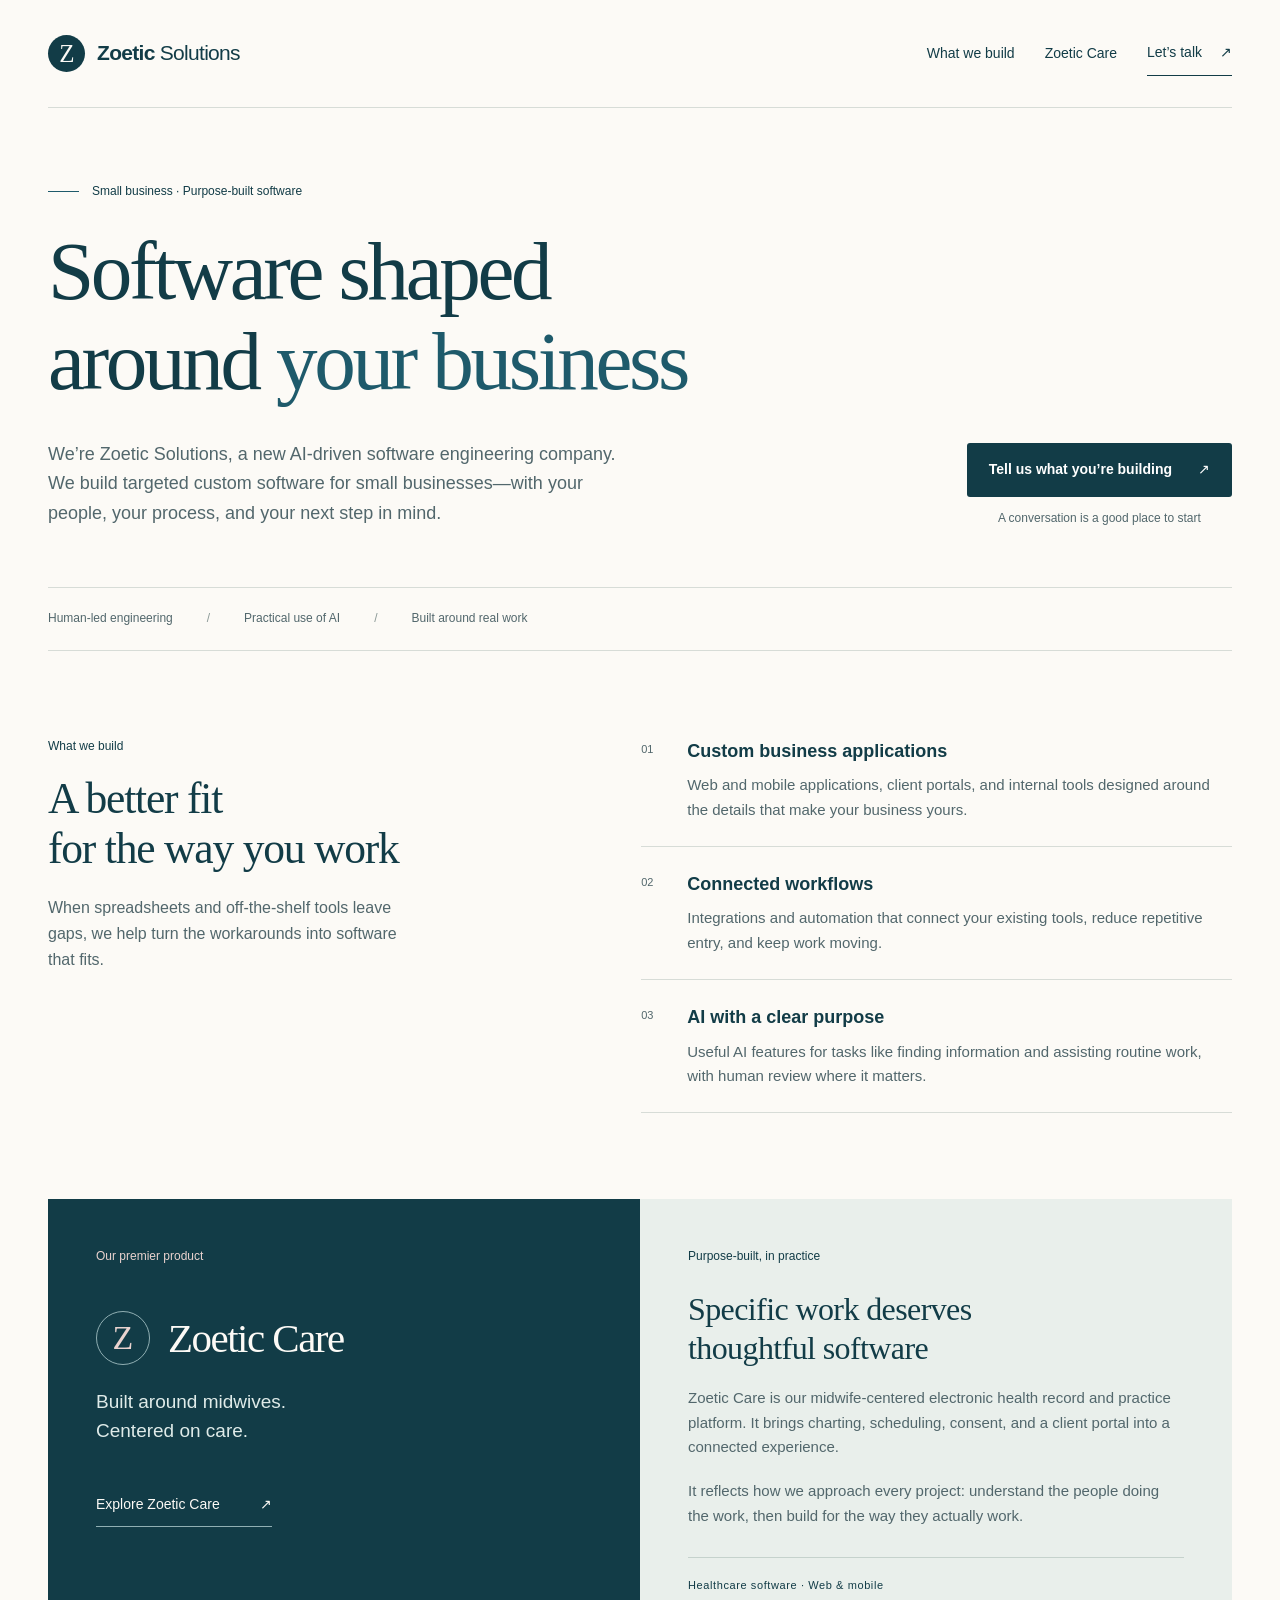
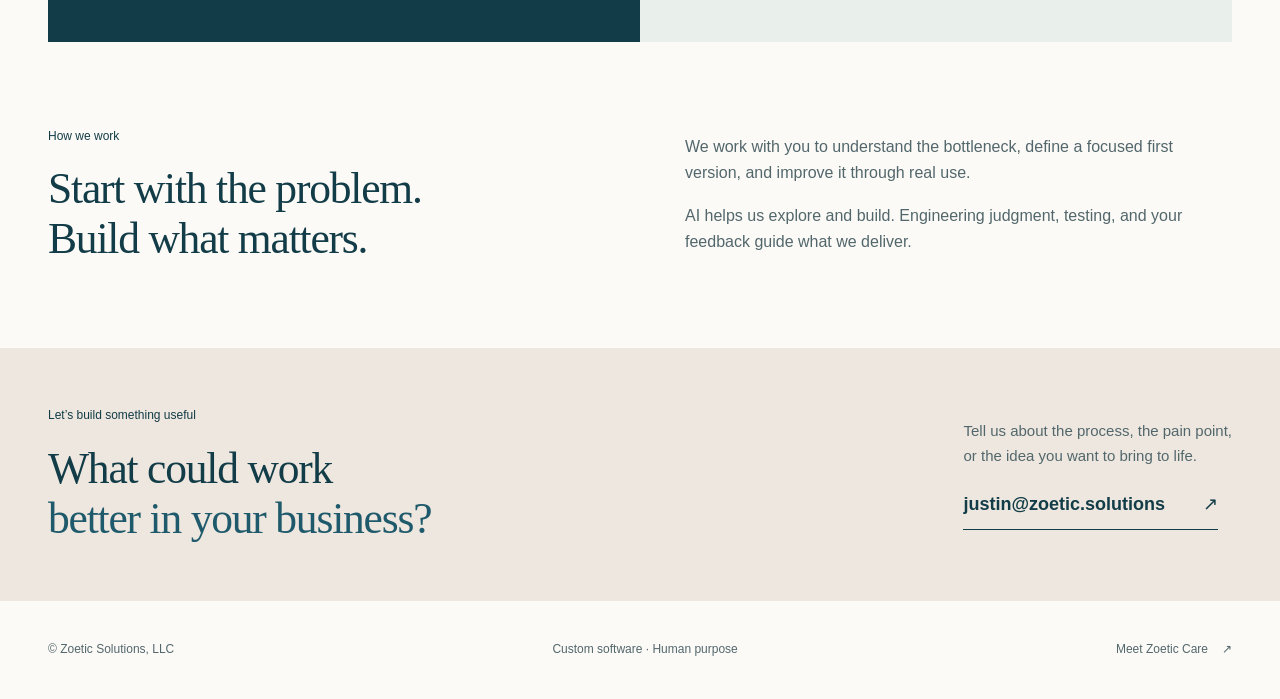
<file: index.html>
<!doctype html>
<html lang="en">
  <head>
    <meta charset="utf-8">
    <meta name="viewport" content="width=device-width, initial-scale=1">
    <meta name="theme-color" content="#123c47">
    <title>Zoetic Solutions | Custom software for small businesses</title>
    <meta name="description" content="Zoetic Solutions is an AI-driven software engineering company building targeted custom software for small businesses. Makers of Zoetic Care, our premier product.">
    <meta property="og:type" content="website">
    <meta property="og:title" content="Zoetic Solutions — Software shaped around your business">
    <meta property="og:description" content="AI-driven software engineering for small businesses. Purpose-built applications, workflow automation, and practical AI. Makers of Zoetic Care.">
    <meta property="og:url" content="https://zoetic.solutions/">
    <link rel="canonical" href="https://zoetic.solutions/">
    <link rel="icon" href="/favicon.svg" type="image/svg+xml">
    <link rel="stylesheet" href="/styles.css">
  </head>
  <body>
    <a class="skip-link" href="#main">Skip to content</a>
    <header class="site-header wrap">
      <a class="brand" href="/" aria-label="Zoetic Solutions home">
        <span class="brand-mark" aria-hidden="true">Z</span>
        <span>Zoetic <span class="brand-light">Solutions</span></span>
      </a>
      <nav aria-label="Main navigation">
        <a href="#services">What we build</a>
        <a href="#zoetic-care">Zoetic Care</a>
        <a class="nav-contact" href="#contact">Let’s talk <span aria-hidden="true">↗</span></a>
      </nav>
    </header>
    <main id="main">
      <section class="hero wrap" aria-labelledby="hero-title">
        <p class="eyebrow"><span class="small-rule" aria-hidden="true"></span> Small business · Purpose-built software</p>
        <h1 id="hero-title">Software shaped<br>around <em>your business</em></h1>
        <div class="hero-bottom">
          <p class="hero-copy">We’re Zoetic Solutions, a new AI-driven software engineering company. We build targeted custom software for small businesses—with your people, your process, and your next step in mind.</p>
          <div class="hero-action">
            <a class="button" href="mailto:justin@zoetic.solutions?subject=Project%20inquiry">Tell us what you’re building <span aria-hidden="true">↗</span></a>
            <span class="action-note">A conversation is a good place to start</span>
          </div>
        </div>
        <div class="principles" aria-label="Our approach">
          <span>Human-led engineering</span>
          <span>Practical use of AI</span>
          <span>Built around real work</span>
        </div>
      </section>

      <section class="services wrap" id="services" aria-labelledby="services-title">
        <div class="section-intro">
          <p class="eyebrow">What we build</p>
          <h2 id="services-title">A better fit<br> for the way you work</h2>
          <p>When spreadsheets and off-the-shelf tools leave gaps, we help turn the workarounds into software that fits.</p>
        </div>
        <div class="service-list">
          <article class="service">
            <span class="service-index" aria-hidden="true">01</span>
            <div><h3>Custom business applications</h3><p>Web and mobile applications, client portals, and internal tools designed around the details that make your business yours.</p></div>
          </article>
          <article class="service">
            <span class="service-index" aria-hidden="true">02</span>
            <div><h3>Connected workflows</h3><p>Integrations and automation that connect your existing tools, reduce repetitive entry, and keep work moving.</p></div>
          </article>
          <article class="service">
            <span class="service-index" aria-hidden="true">03</span>
            <div><h3>AI with a clear purpose</h3><p>Useful AI features for tasks like finding information and assisting routine work, with human review where it matters.</p></div>
          </article>
        </div>
      </section>

      <section class="product wrap" id="zoetic-care" aria-labelledby="product-title">
        <div class="product-identity">
          <p class="eyebrow">Our premier product</p>
          <div class="care-wordmark"><span class="care-mark" aria-hidden="true">Z</span><h2 id="product-title">Zoetic Care</h2></div>
          <p class="product-tagline">Built around midwives.<br>Centered on care.</p>
          <a class="product-link" href="https://zoetic.care/">Explore Zoetic Care <span aria-hidden="true">↗</span></a>
        </div>
        <div class="product-story">
          <p class="eyebrow">Purpose-built, in practice</p>
          <h3>Specific work deserves<br>thoughtful software</h3>
          <p>Zoetic Care is our midwife-centered electronic health record and practice platform. It brings charting, scheduling, consent, and a client portal into a connected experience.</p>
          <p>It reflects how we approach every project: understand the people doing the work, then build for the way they actually work.</p>
          <span class="product-category">Healthcare software · Web &amp; mobile</span>
        </div>
      </section>

      <section class="approach wrap" aria-labelledby="approach-title">
        <div><p class="eyebrow">How we work</p><h2 id="approach-title">Start with the problem.<br>Build what matters.</h2></div>
        <div class="approach-copy"><p>We work with you to understand the bottleneck, define a focused first version, and improve it through real use.</p><p>AI helps us explore and build. Engineering judgment, testing, and your feedback guide what we deliver.</p></div>
      </section>

      <section class="contact" id="contact" aria-labelledby="contact-title">
        <div class="wrap contact-inner">
          <div><p class="eyebrow">Let’s build something useful</p><h2 id="contact-title">What could work<br><em>better in your business?</em></h2></div>
          <div class="contact-action"><p>Tell us about the process, the pain point,<br>or the idea you want to bring to life.</p><a href="mailto:justin@zoetic.solutions?subject=Custom%20software%20for%20my%20business">justin@zoetic.solutions <span aria-hidden="true">↗</span></a></div>
        </div>
      </section>
    </main>
    <footer class="wrap site-footer"><span>© Zoetic Solutions, LLC</span><span>Custom software · Human purpose</span><a href="https://zoetic.care/">Meet Zoetic Care <span aria-hidden="true">↗</span></a></footer>
  </body>
</html>
</file>
<file: styles.css>
:root {
  color-scheme: light;
  --paper: #fcfaf6;
  --ink: #123c47;
  --muted: #52676c;
  --teal: #1e5a6b;
  --line: #d7dcd7;
  --soft: #e9efeb;
  --blush: #e9d3cf;
  --serif: "Iowan Old Style", "Palatino Linotype", Palatino, Georgia, serif;
  --sans: -apple-system, BlinkMacSystemFont, "Segoe UI", Helvetica, Arial, sans-serif;
}
* { box-sizing: border-box; }
html { scroll-padding-top: 24px; }
body { margin: 0; background: var(--paper); color: var(--ink); font: 17px/1.65 var(--sans); }
a { color: inherit; text-underline-offset: 5px; }
a:hover { text-decoration-thickness: 2px; }
a:focus-visible { outline: 3px solid #bc7c46; outline-offset: 6px; }
h1, h2, h3, p { margin: 0; }
h1, h2 { font-family: var(--serif); font-weight: 400; }
em { font-style: normal; font-weight: 400; }
.wrap { width: min(1184px, calc(100% - 96px)); margin-inline: auto; }
.skip-link { position: absolute; top: -100px; left: 24px; padding: 12px 20px; z-index: 20; background: var(--ink); color: white; }
.skip-link:focus { top: 16px; }
.site-header { display: flex; justify-content: space-between; align-items: center; gap: 24px; min-height: 108px; border-bottom: 1px solid var(--line); }
.brand { display: inline-flex; align-items: center; gap: 12px; text-decoration: none; font-size: 21px; font-weight: 650; letter-spacing: -.7px; white-space: nowrap; min-height: 44px; }
.brand-light { font-weight: 400; }
.brand-mark { display: grid; place-items: center; width: 37px; height: 37px; background: var(--ink); color: var(--paper); border-radius: 50%; font: 25px var(--serif); }
nav { display: flex; align-items: center; gap: 30px; font-size: 14px; font-weight: 500; }
nav a { display: inline-flex; align-items: center; min-height: 44px; text-decoration: none; }
nav a:hover { text-decoration: underline; }
.nav-contact { gap: 18px; border-bottom: 1px solid var(--ink); }
.hero { padding-top: 74px; }
.eyebrow { font-size: 12px; line-height: 1.5; font-weight: 500; }
.hero > .eyebrow { display: flex; align-items: center; gap: 13px; }
.small-rule { width: 31px; height: 1px; background: var(--teal); }
h1 { margin-top: 27px; font-size: clamp(52px, 6.5vw, 86px); line-height: 1.08; letter-spacing: -3.4px; }
h1 em, .contact h2 em { color: var(--teal); }
.hero-bottom { display: flex; justify-content: space-between; align-items: end; gap: 52px; margin-top: 33px; }
.hero-copy { max-width: 588px; color: var(--muted); font-size: 18px; }
.hero-action { flex-shrink: 0; display: flex; flex-direction: column; gap: 12px; }
.button { display: inline-flex; justify-content: space-between; align-items: center; gap: 26px; min-height: 54px; padding: 14px 22px; background: var(--ink); color: white; text-decoration: none; font-size: 14px; font-weight: 550; border-radius: 3px; }
.button:hover { background: var(--teal); }
.action-note { font-size: 12px; color: var(--muted); text-align: center; }
.principles { margin-top: 58px; padding: 21px 0; display: flex; gap: 34px; border-top: 1px solid var(--line); border-bottom: 1px solid var(--line); font-size: 12px; color: var(--muted); }
.principles span + span::before { content: "/"; margin-right: 34px; color: #8b9997; }
.services { display: grid; grid-template-columns: .92fr 1.08fr; gap: 90px; padding-block: 86px; }
h2 { font-size: clamp(32px, 3.4vw, 44px); line-height: 1.15; letter-spacing: -1.2px; }
.section-intro h2, .approach h2 { margin-top: 18px; }
.section-intro > p:last-child { color: var(--muted); margin-top: 22px; max-width: 350px; font-size: 16px; }
.service { display: grid; grid-template-columns: 29px 1fr; gap: 17px; padding-block: 23px; border-bottom: 1px solid var(--line); }
.service:first-child { padding-top: 0; }
.service-index { padding-top: 3px; font-size: 11px; color: var(--muted); font-variant-numeric: tabular-nums; }
.service h3 { font-size: 18px; font-weight: 550; }
.service p { margin-top: 7px; color: var(--muted); font-size: 15px; }
.product { display: grid; grid-template-columns: 1fr 1fr; }
.product-identity { padding: 48px; background: var(--ink); color: var(--paper); display: flex; flex-direction: column; align-items: flex-start; }
.product-identity > .eyebrow { color: var(--blush); }
.care-wordmark { display: flex; align-items: center; gap: 18px; margin-top: 46px; }
.care-mark { width: 54px; height: 54px; border: 1px solid #90afb3; border-radius: 50%; display: grid; place-items: center; color: var(--blush); font: 34px var(--serif); }
.care-wordmark h2 { font-size: clamp(34px, 3.2vw, 44px); letter-spacing: -1.5px; }
.product-tagline { margin-top: 23px; font-size: 19px; line-height: 1.5; color: #dfebe9; }
.product-link { margin-top: 38px; display: inline-flex; align-items: center; gap: 40px; min-height: 44px; text-decoration: none; border-bottom: 1px solid #90afb3; font-size: 14px; }
.product-link:hover { color: var(--blush); }
.product-story { padding: 48px; background: var(--soft); }
.product-story h3 { font: 32px/1.2 var(--serif); margin-top: 25px; letter-spacing: -.6px; }
.product-story > p:not(.eyebrow) { color: var(--muted); font-size: 15px; margin-top: 19px; }
.product-category { display: block; margin-top: 28px; padding-top: 18px; border-top: 1px solid #c5d2cc; font-size: 11px; letter-spacing: .6px; }
.approach { padding-block: 85px; display: grid; grid-template-columns: 1fr 1fr; gap: 90px; align-items: center; }
.approach-copy { color: var(--muted); font-size: 16px; }
.approach-copy p + p { margin-top: 16px; }
.contact { background: #eee7df; }
.contact-inner { padding-block: 58px; display: flex; justify-content: space-between; gap: 48px; align-items: center; }
.contact h2 { margin-top: 19px; }
.contact-action p { color: var(--muted); font-size: 15px; }
.contact-action a { display: inline-flex; align-items: center; gap: 38px; min-height: 48px; margin-top: 13px; font-weight: 550; font-size: 18px; text-decoration: none; border-bottom: 1px solid var(--ink); overflow-wrap: anywhere; }
.site-footer { min-height: 98px; display: flex; justify-content: space-between; align-items: center; gap: 20px; font-size: 12px; color: var(--muted); }
.site-footer a { display: inline-flex; align-items: center; gap: 14px; min-height: 44px; text-decoration: none; }
@media (max-width: 960px) {
  .wrap { width: calc(100% - 64px); }
  .hero-bottom { align-items: start; flex-direction: column; gap: 26px; }
  .hero-action { align-items: start; }
  .services, .approach { gap: 40px; }
  .product-identity, .product-story { padding: 34px; }
  .care-wordmark { gap: 12px; }
  .contact-inner { align-items: start; flex-direction: column; gap: 28px; }
}
@media (max-width: 620px) {
  .wrap { width: calc(100% - 40px); }
  .site-header { min-height: 0; padding-block: 20px 10px; flex-wrap: wrap; gap: 12px; }
  .brand { font-size: 21px; }
  nav { width: 100%; justify-content: space-between; gap: 12px; font-size: 12px; }
  .nav-contact { gap: 9px; }
  .hero { padding-top: 44px; }
  .eyebrow { font-size: 11px; }
  .small-rule { width: 18px; }
  h1 { font-size: clamp(43px, 10.5vw, 65px); letter-spacing: -1.8px; line-height: 1.13; margin-top: 22px; }
  .hero-copy { font-size: 16px; }
  .hero-bottom { margin-top: 25px; }
  .hero-action { width: 100%; }
  .button { font-size: 13px; gap: 20px; }
  .action-note { text-align: left; font-size: 11px; }
  .principles { margin-top: 36px; gap: 9px; flex-direction: column; padding-block: 18px; font-size: 12px; }
  .principles span + span::before { content: none; }
  .services { grid-template-columns: 1fr; padding-block: 49px; gap: 30px; }
  h2 { font-size: 34px; }
  .section-intro h2 br { display: none; }
  .section-intro > p:last-child { max-width: none; }
  .service h3 { font-size: 17px; }
  .product { grid-template-columns: 1fr; }
  .product-identity, .product-story { padding: 30px 26px; }
  .care-wordmark { margin-top: 35px; }
  .care-wordmark h2 { font-size: 36px; }
  .care-mark { width: 46px; height: 46px; font-size: 28px; }
  .product-story h3 { font-size: 30px; }
  .approach { padding-block: 49px; grid-template-columns: 1fr; gap: 24px; }
  .contact-inner { padding-block: 42px; }
  .contact h2 { font-size: 33px; }
  .contact-action a { font-size: 16px; gap: 20px; }
  .site-footer { flex-wrap: wrap; gap: 7px 16px; padding-block: 23px; }
  .site-footer > span:nth-child(2) { display: none; }
}
</file>
